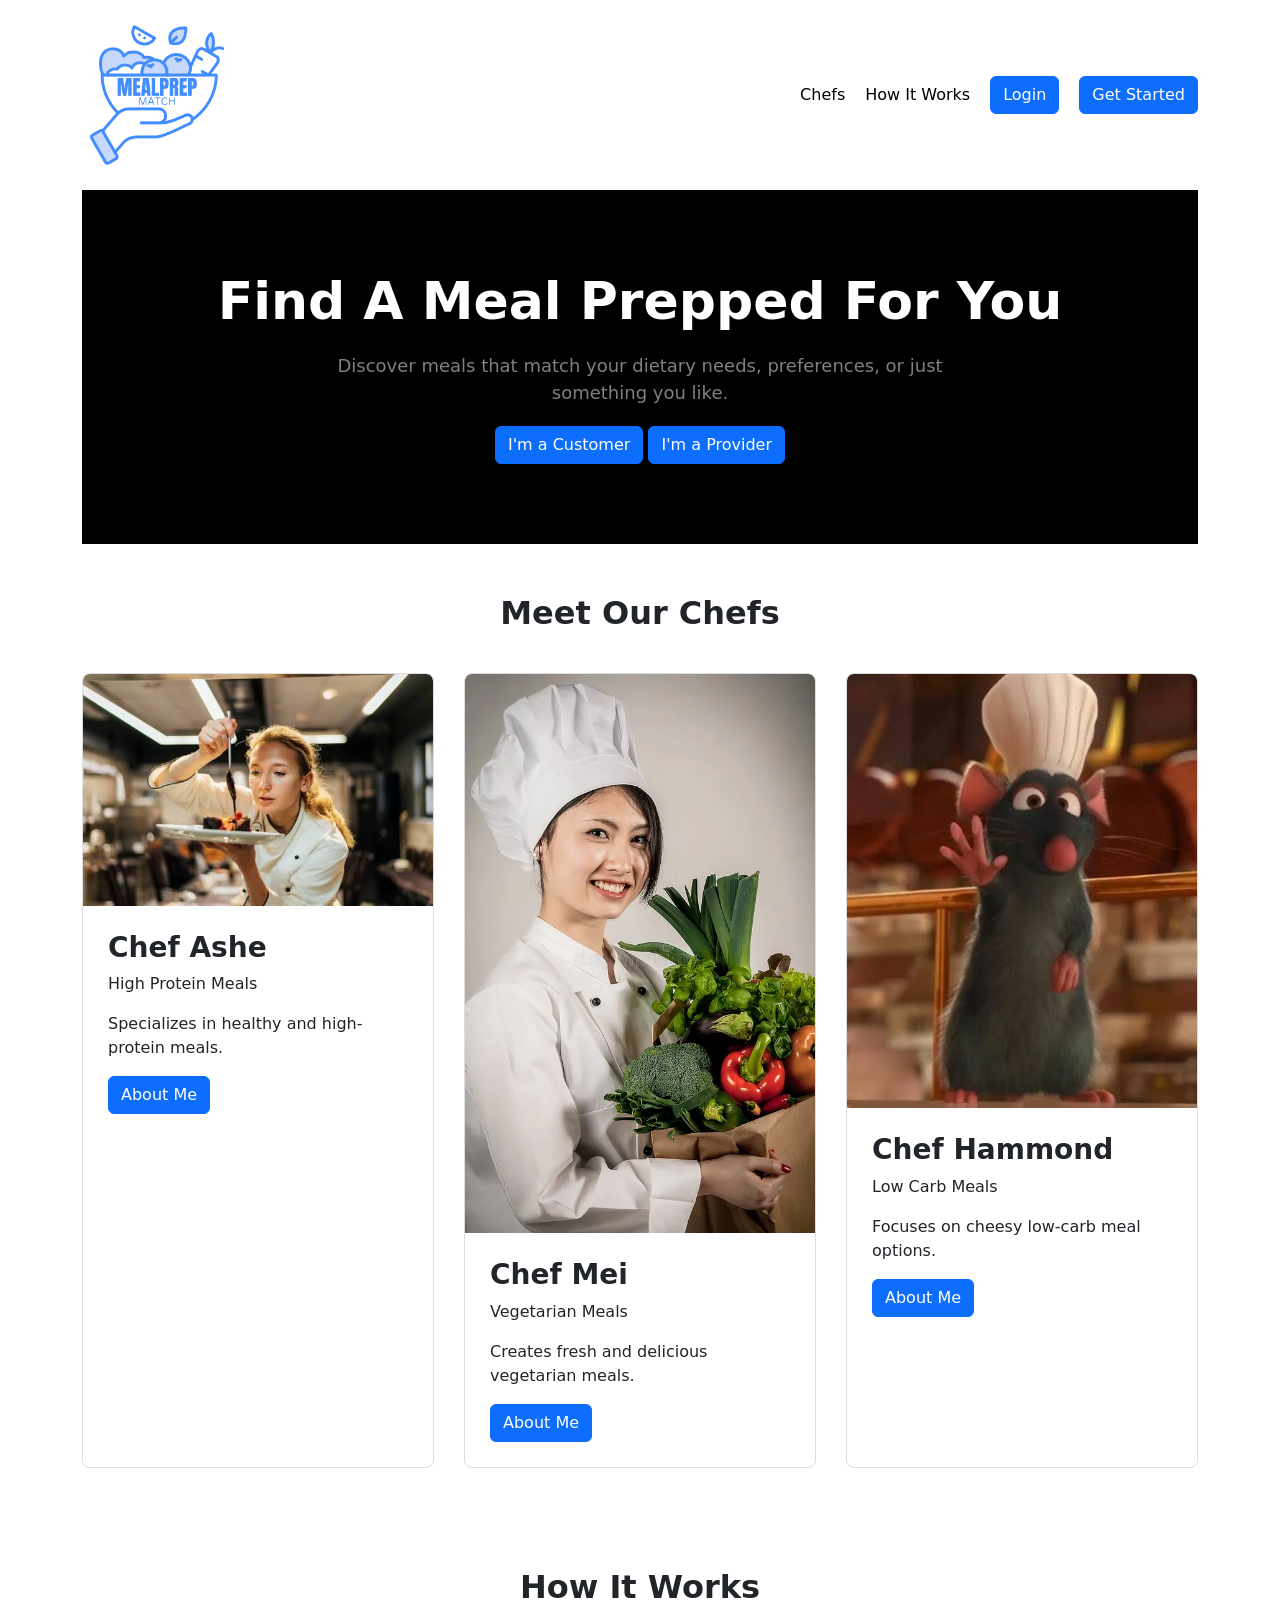
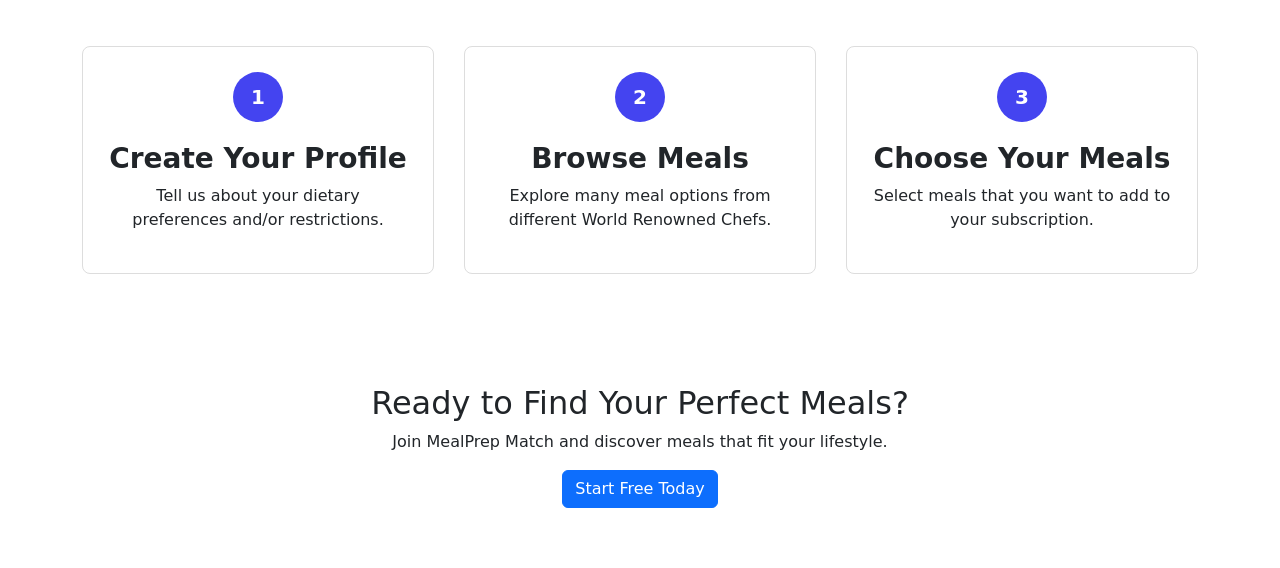
<file: high-fidelity-prototype/index.html>
<!DOCTYPE html>
<html lang="en">

<head>

    <meta charset="UTF-8">
    <meta name="viewport" content="width=device-width, initial-scale=1.0">

    <link href="https://cdn.jsdelivr.net/npm/bootstrap@5.0.2/dist/css/bootstrap.min.css" rel="stylesheet">

    <link rel="stylesheet" href="styles.css">

    <title>MealPrep Match</title>

</head>

<body>

    <div class="container">

        <nav>

            <div class="navbar">

                <a href="index.html" class="navbar-brand"><img src="MealPrepMatch.png" width="150" height="150"></a>

                <ul class="nav-links">

                    <li>
                        <a href="#chefs">
                            Chefs
                        </a>
                    </li>

                    <li>
                        <a href="#how-it-works">
                            How It Works
                        </a>
                    </li>

                    <li>
                        <a href="login.html" class="btn btn-primary">
                            Login
                        </a>
                    </li>

                    <li>
                        <a href="../high-fidelity-prototype/Customer/consumerregister.html" class="btn btn-primary">
                            Get Started
                        </a>
                    </li>

                </ul>

            </div>

        </nav>

        <section class="intro text-center">

            <h1>
                Find A Meal Prepped For You
            </h1>

            <p>
                Discover meals that match your dietary needs,
                preferences, or just something you like.
            </p>

            <a href="../high-fidelity-prototype/Customer/consumerregister.html" class="btn btn-primary">
                I'm a Customer
            </a>

            <a href="../high-fidelity-prototype/Provider/register.html" class="btn btn-primary">
                I'm a Provider
            </a>

        </section>

        <section class="section" id="chefs">

            <h2 class="text-center section-title">
                Meet Our Chefs
            </h2>

            <div class="grid grid-3">

                <div class="card">

                    <img src="chef1.jpg" class="card-img-top" alt="Chef ">

                    <div class="card-body">

                        <h3>
                            Chef Ashe
                        </h3>

                        <p>
                            High Protein Meals
                        </p>

                        <p>
                            Specializes in healthy and high-protein meals.
                        </p>

                        <a href="AboutMe.html" class="btn btn-primary">
                            About Me
                        </a>

                    </div>

                </div>

                <div class="card">
                    <img src="ChefV.webp" class="card-img-top" alt="Chef Sarah">

                    <div class="card-body">
                        <h3>
                            Chef Mei
                        </h3>
                        <p>
                            Vegetarian Meals
                        </p>
                        <p>
                            Creates fresh and delicious vegetarian meals.
                        </p>
                        <a href="AboutMe.html" class="btn btn-primary">
                            About Me
                        </a>
                    </div>

                </div>

                <div class="card">
                    <img src="remy.jpg" class="card-img-top" alt="Chef Mike">

                    <div class="card-body">
                        <h3>
                            Chef Hammond
                        </h3>
                        <p>
                            Low Carb Meals
                        </p>
                        <p>
                            Focuses on cheesy low-carb meal options.
                        </p>
                        <a href="AboutMe.html" class="btn btn-primary">
                            About Me
                        </a>
                    </div>

                </div>

            </div>

        </section>

        <section class="section" id="how-it-works">
            <h2 class="text-center section-title">
                How It Works
            </h2>

            <div class="grid grid-3">

                <div class="card">

                    <div class="card-body text-center">

                        <div class="step-number">
                            1
                        </div>
                        <h3>
                            Create Your Profile
                        </h3>
                        <p>
                            Tell us about your dietary preferences
                            and/or restrictions.
                        </p>
                    </div>

                </div>

                <div class="card">

                    <div class="card-body text-center">

                        <div class="step-number">
                            2
                        </div>
                        <h3>
                            Browse Meals
                        </h3>
                        <p>
                            Explore many meal options from different World Renowned Chefs.
                        </p>
                    </div>

                </div>

                <div class="card">

                    <div class="card-body text-center">

                        <div class="step-number">
                            3
                        </div>

                        <h3>
                            Choose Your Meals
                        </h3>
                        <p>
                            Select meals that you want to add to your subscription.
                        </p>
                    </div>

                </div>

            </div>

        </section>

        <section class="bottom-section text-center">

            <h2>
                Ready to Find Your Perfect Meals?
            </h2>

            <p>
                Join MealPrep Match and discover meals
                that fit your lifestyle.
            </p>

            <a href="../high-fidelity-prototype/Customer/consumerregister.html" class="btn btn-primary">
                Start Free Today
            </a>

        </section>

    </div>

</body>

</html>
</file>
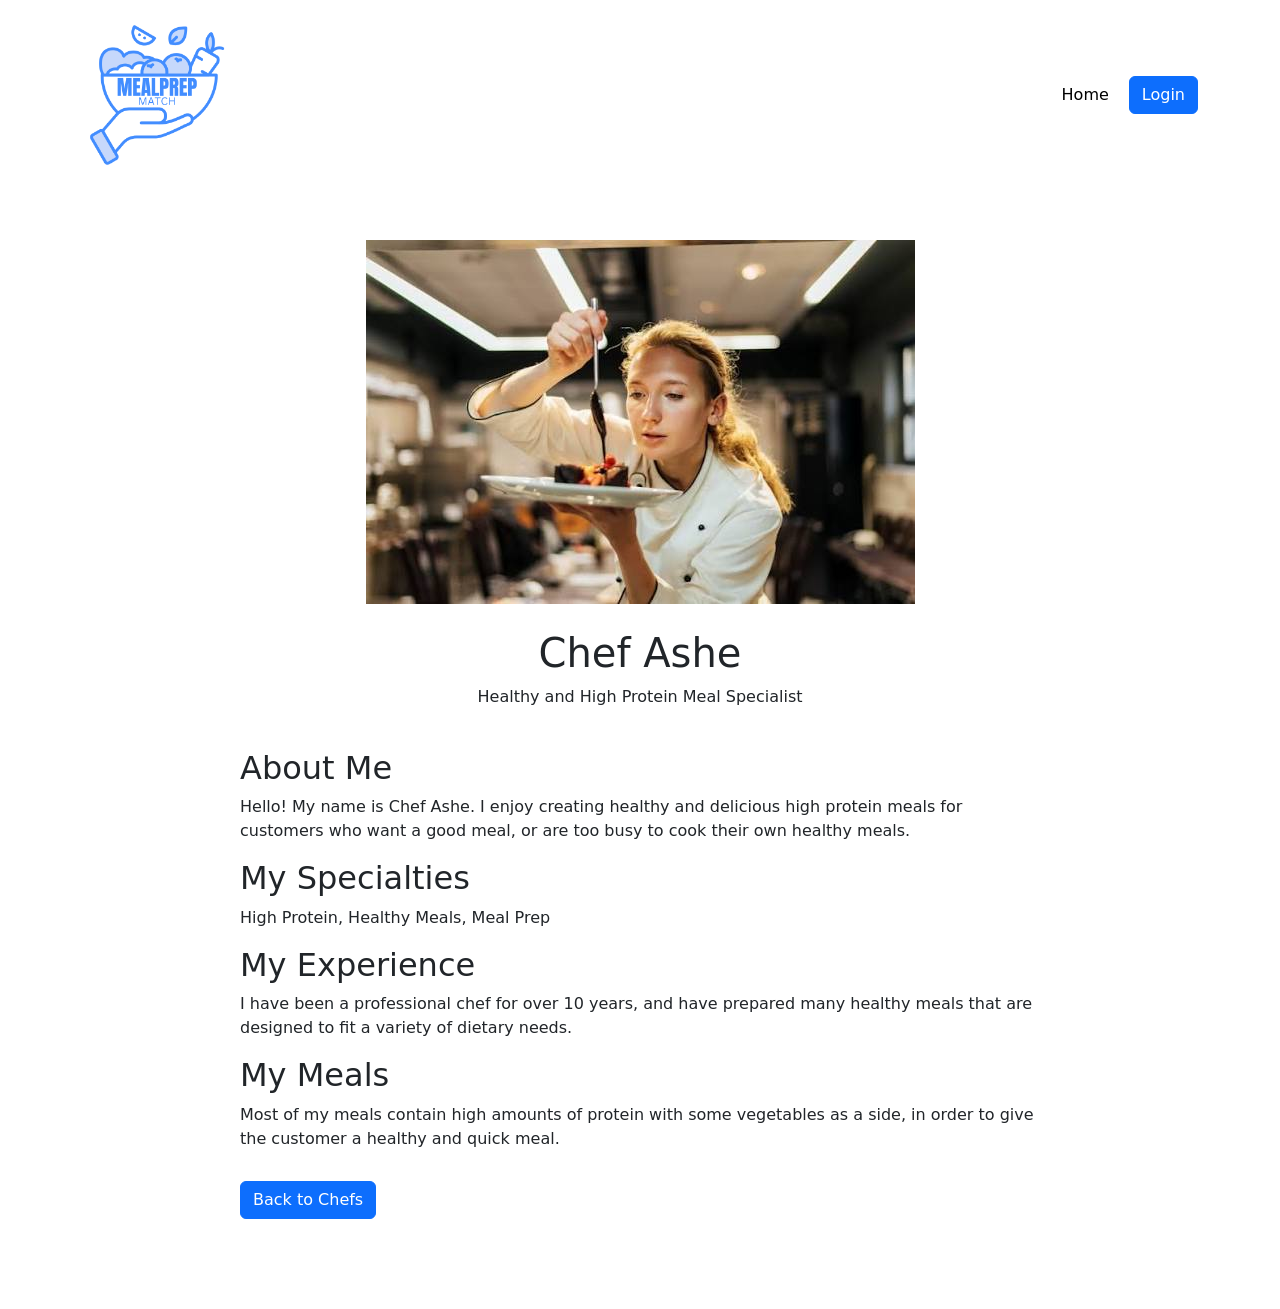
<file: high-fidelity-prototype/AboutMe.html>
<!DOCTYPE html>
<html lang="en">

<head>

    <meta charset="UTF-8">
    <meta name="viewport" content="width=device-width, initial-scale=1.0">

    <link href="https://cdn.jsdelivr.net/npm/bootstrap@5.0.2/dist/css/bootstrap.min.css" rel="stylesheet">

    <link rel="stylesheet" href="styles.css">

    <title>About Chef Ashe - MealPrep Match</title>

</head>

<body>

    <div class="container">

        <nav>

            <div class="navbar">
                <a href="index.html" class="navbar-brand"><img src="MealPrepMatch.png" width="150" height="150"></a>
                <ul class="nav-links">
                    <li>
                        <a href="index.html">
                            Home
                        </a>
                    </li>
                    <li>
                        <a href="login.html" class="btn btn-primary">
                            Login
                        </a>
                    </li>
                </ul>
            </div>

        </nav>

        <section class="section">

            <div class="text-center">
                <img src="chef1.jpg" alt="Chef Ashe">
                <h1 style=" margin-top: 25px;">
                    Chef Ashe
                </h1>
                <p>
                    Healthy and High Protein Meal Specialist
                </p>
            </div>

            <div style="max-width: 800px; margin: 40px auto;">
                <h2>
                    About Me
                </h2>
                <p>
                    Hello! My name is Chef Ashe. I enjoy creating
                    healthy and delicious high protein meals for customers
                    who want a good meal, or are too busy to cook their own healthy meals.
                </p>
                <h2>
                    My Specialties
                </h2>
                <p>
                    High Protein, Healthy Meals, Meal Prep
                </p>
                <h2>
                    My Experience
                </h2>
                <p>
                    I have been a professional chef for over 10 years,
                    and have prepared many healthy meals that are designed to
                    fit a variety of dietary needs.
                </p>
                <h2>
                    My Meals
                </h2>
                <p>
                    Most of my meals contain high amounts of protein
                    with some vegetables as a side, in order to give the
                    customer a healthy and quick meal.
                </p>
                <div style="margin-top: 30px;">
                    <a href="index.html" class="btn btn-primary">
                        Back to Chefs
                    </a>
                </div>

            </div>

        </section>

    </div>

</body>

</html>
</file>
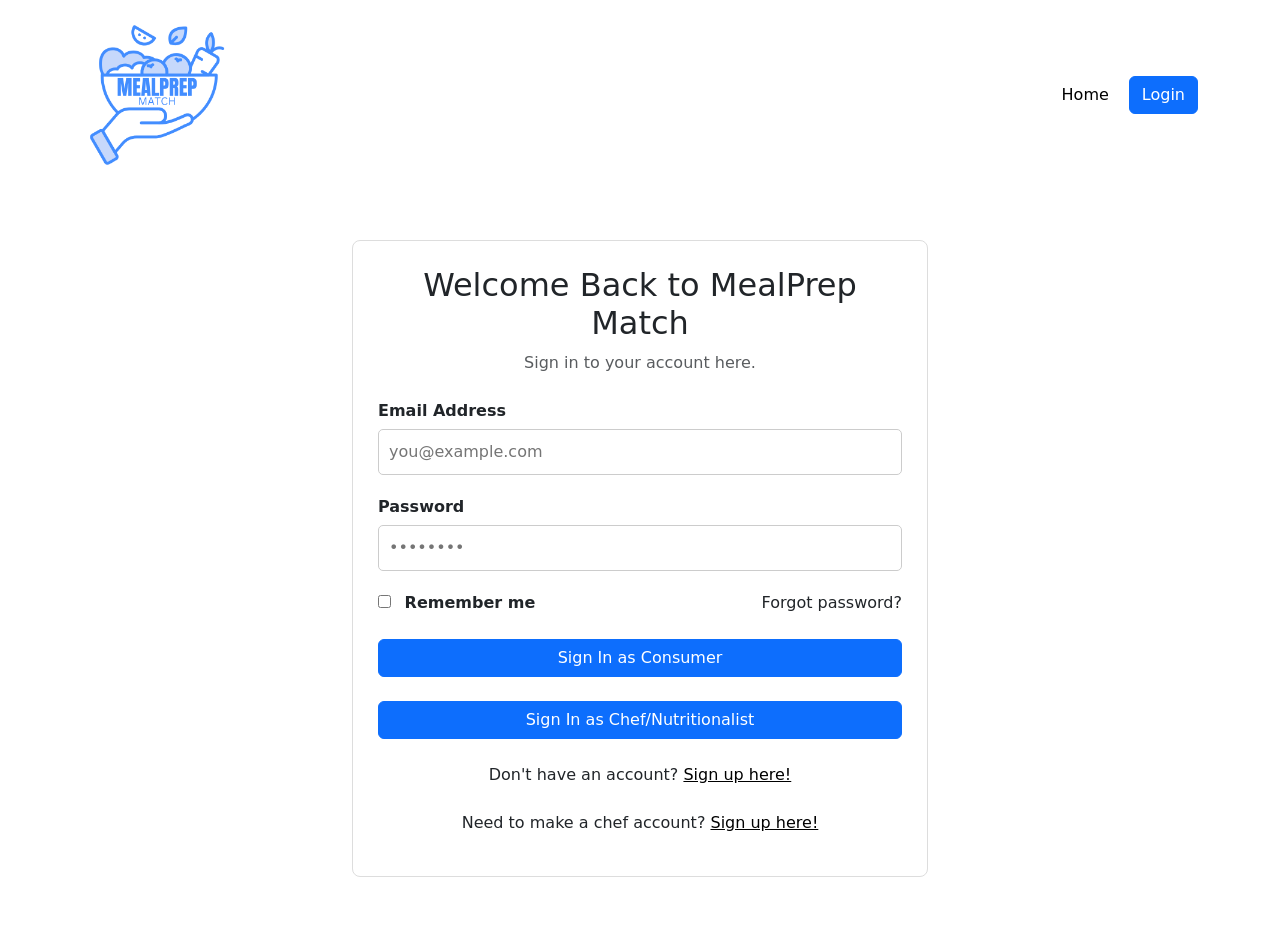
<file: high-fidelity-prototype/login.html>
<!DOCTYPE html>
<html lang="en">
<head>
    <meta charset="UTF-8">
    <meta name="viewport" content="width=device-width, initial-scale=1.0">
    <link href="https://cdn.jsdelivr.net/npm/bootstrap@5.0.2/dist/css/bootstrap.min.css" rel="stylesheet"
    integrity="sha384-EVSTQN3/azprG1Anm3QDgpJLIm9Nao0Yz1ztcQTwFspd3yD65VohhpuuCOmLASjC" crossorigin="anonymous">

    <link rel="stylesheet" href="styles.css">
        <title>MealPrep Match - Find your next mealplan!</title>
    <style>



    </style>

</head>
<body>
    <div class="container">
        <nav>
            <div class="navbar">
                <a href="index.html" class="navbar-brand"><img src="MealPrepMatch.png" width="150" height="150"></a>
                <ul class="nav-links">
                    <li>
                        <a href="index.html">
                            Home
                        </a>
                    </li>
                    <li>
                        <a href="login.html" class="btn btn-primary">
                            Login
                        </a>
                    </li>
                </ul>
            </div>
        </nav>

     <section class="section">
      <div class="container" style="max-width: 600px;">
        <div class="card">
          <div class="card-body">
            <h2 class="text-center" >Welcome Back to MealPrep Match</h2>
            <p class="text-center text-muted mb-4">Sign in to your account here.</p>

            <form>
              <div class="form-group">
                <label for="email">Email Address</label>
                <input type="email" id="email" placeholder="you@example.com" required>
            </div>

            <div class="form-group">
                <label for="password">Password</label>
                <input type="password" id="password" placeholder="••••••••" required>
            </div>

            <div class="form-group" style="display: flex; justify-content: space-between; align-items: center;">
                <label style="margin: 0;">
                  <input type="checkbox" style="width: auto; margin-right: 0.5rem;">
                  Remember me
                </label>
                <a href="#" style="color: var(--primary-color); text-decoration: none;">Forgot password?</a>
            </div>

                <a href="../high-fidelity-prototype/Customer/consumerdashboard.html" class="btn btn-primary btn-large" style="width: 100%; margin-top: 1.5rem; display: block; text-align: center;">
                    Sign In as Consumer
                </a>

              <a href="../high-fidelity-prototype/Provider/dashboard.html" class="btn btn-primary btn-large" style="width: 100%; margin-top: 1.5rem; display: block; text-align: center;">
                    Sign In as Chef/Nutritionalist
                </a>
            </form>

            <p class="text-center mt-4">
              Don't have an account? <a href="../high-fidelity-prototype/Customer/consumerregister.html"
                style="color: black; font-weight: 500;">Sign up here!</a>
            </p>

            <p class="text-center mt-4">
              Need to make a chef account? <a href="../high-fidelity-prototype/Provider/register.html"
                style="color: black; font-weight: 500;">Sign up here!</a>
            </p>
          </div>
        </div>
      </div>
    </section>


</body>
</html>
</file>
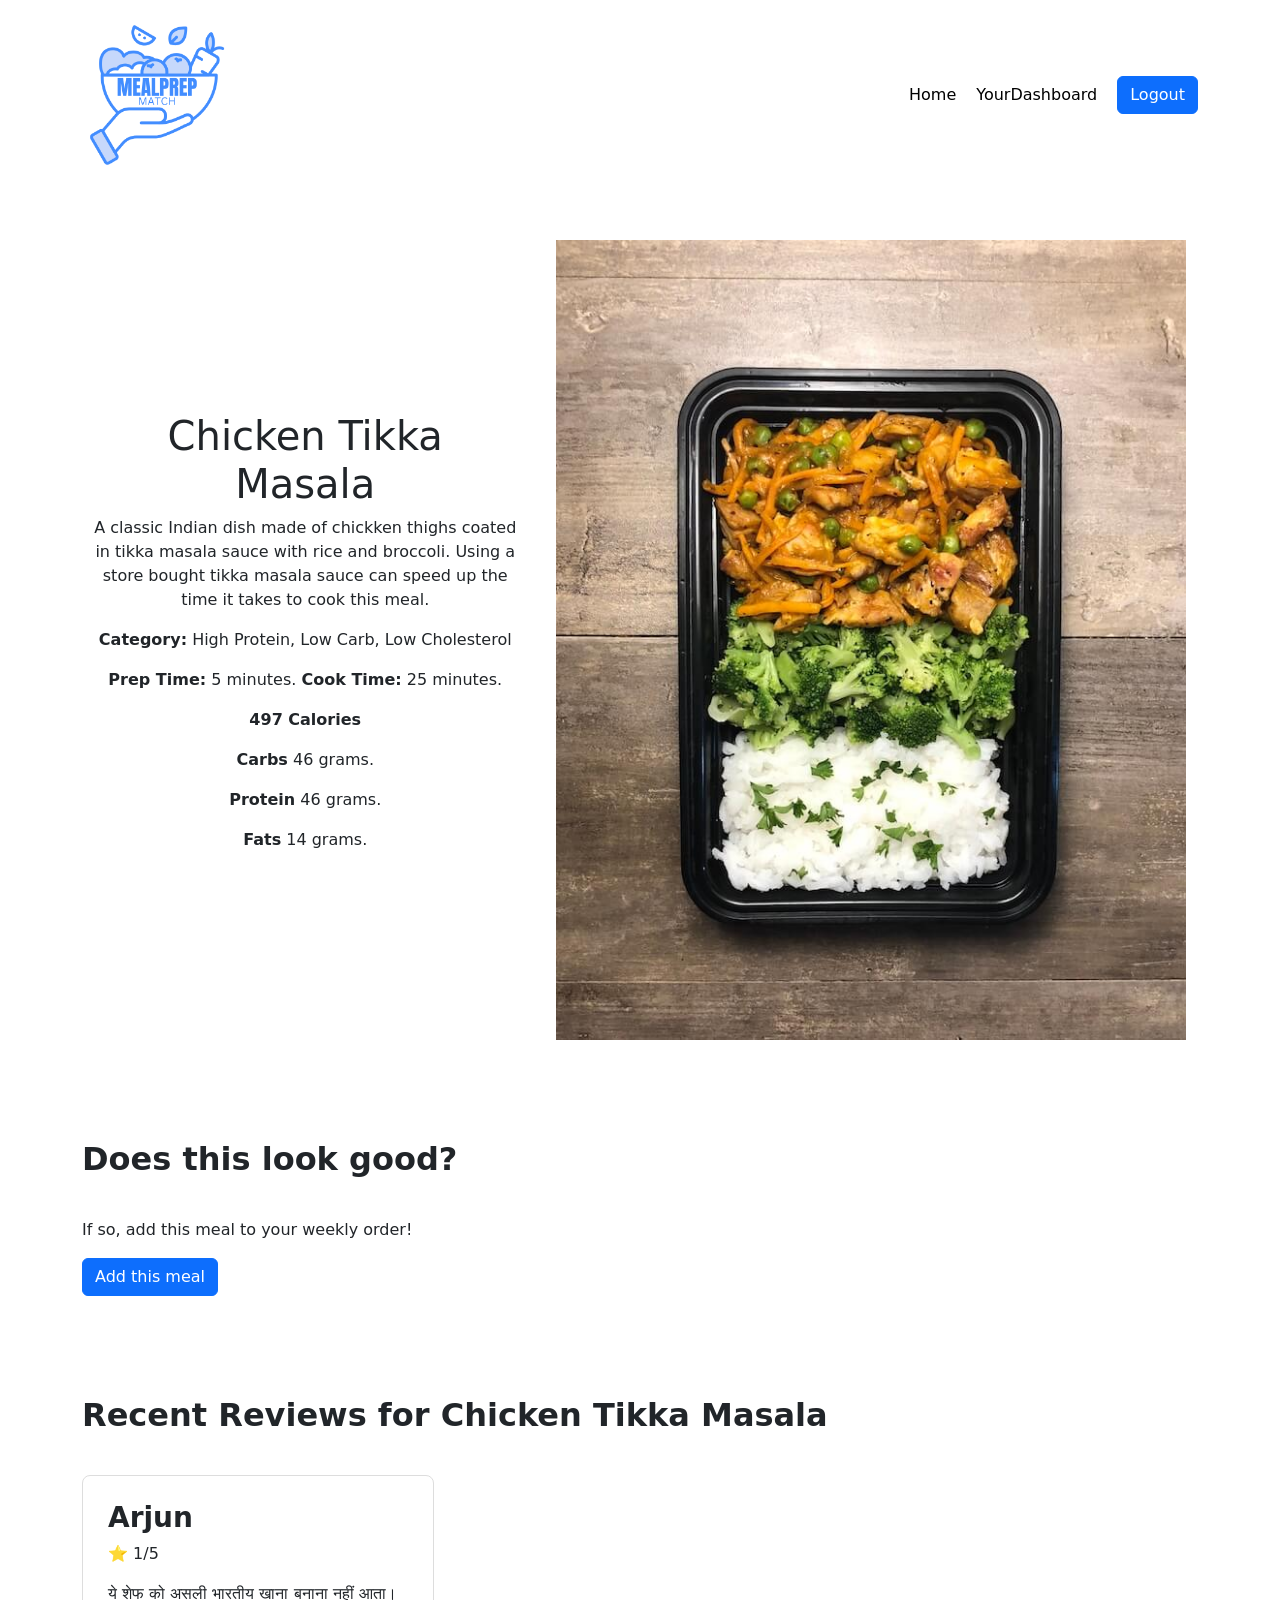
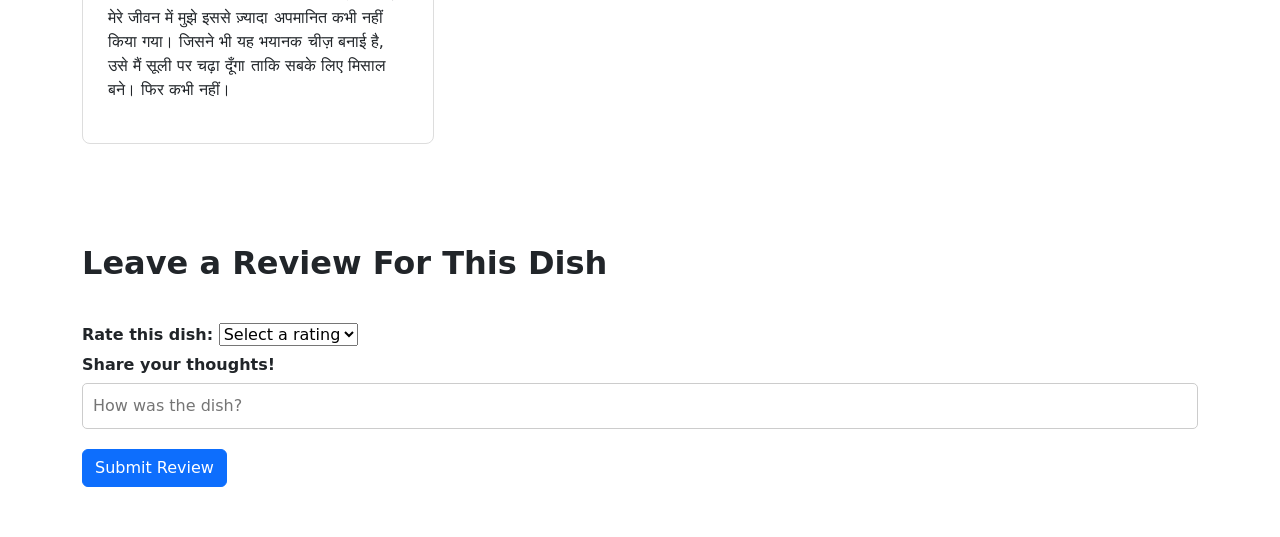
<file: high-fidelity-prototype/mealdetails.html>
<!DOCTYPE html>
<html lang="en">
<head>
    <meta charset="UTF-8">
    <meta name="viewport" content="width=device-width, initial-scale=1.0">
    <title>Details About Selected Meal</title>
    <link href="https://cdn.jsdelivr.net/npm/bootstrap@5.0.2/dist/css/bootstrap.min.css" rel="stylesheet">

    <link rel="stylesheet" href="styles.css">

    <style>
        .meal-details {
    display: flex;
    align-items: center;
    gap: 40px;
    }

    .meal-text {
        flex: 1;    
        display: flex;
        flex-direction: column;
        justify-content: center;
        align-items: center;   
        text-align: center;
    }

    .meal-image {
        width: 350px;  
        flex-shrink: 0;         
        border-radius: 8px;
        object-fit: cover;
    }

    </style>
</head>
<body>
    <div class="container">
        <nav>
            <div class="navbar">
                <a href="index.html" class="navbar-brand"><img src="MealPrepMatch.png" width="150" height="150"></a>
                <ul class="nav-links">
                    <li><a href="index.html">Home</a></li>
                    <li><a href="../high-fidelity-prototype/Customer/consumerdashboard.html">YourDashboard</a></li>
                    <li>
                        <a href="login.html" class="btn btn-primary">
                            Logout
                        </a>
                    </li>
                </ul>
            </div>
        </nav>
    </div>

    <div class="container">

    <section class="section text-center">
        <div class="container">
            <div class="meal-details">
                <div class="meal-text">
                <h1>Chicken Tikka Masala</h1>
                <p>
                    A classic Indian dish made of chickken thighs coated in tikka masala sauce with rice and broccoli.
                    Using a store bought tikka masala sauce can speed up the time it takes to cook this meal.
                </p>
                <p><strong>Category:</strong> High Protein, Low Carb, Low Cholesterol
                </p>
                <p><strong>Prep Time:</strong> 5 minutes. <strong>Cook Time:</strong> 25 minutes.</p>
                <p><strong>497 Calories</strong></p>
                <p><strong>Carbs</strong> 46 grams.</p>
                <p><strong>Protein</strong> 46 grams.</p>
                <p><strong>Fats</strong> 14 grams.</p>
            </div>
            <img src="Chicken.jpg" height="800" alt="Chicken Tikka Masala">

            </div>
        </div>
    </section>

    <section class="section">
            <h2 class="section-title">Does this look good?</h2>
            <p>
                If so, add this meal to your weekly order!
            </p>
            <a href="../high-fidelity-prototype/Customer/consumerdashboard.html" class="btn btn-primary">
                Add this meal
            </a>
        </section>
    
    <section class="section">
            <h2 class="section-title">Recent Reviews for Chicken Tikka Masala</h2>
            <div class="grid grid-3">
                <div class="card">
                    <div class="card-body">
                        <h3>Arjun</h3>
                        <p>⭐        1/5</p>
                        <p>
                            ये शेफ को असली भारतीय खाना बनाना नहीं आता। मेरे जीवन में मुझे इससे ज़्यादा अपमानित कभी नहीं किया गया। जिसने भी यह भयानक चीज़ बनाई है, 
                            उसे मैं सूली पर चढ़ा दूँगा ताकि सबके लिए मिसाल बने। फिर कभी नहीं।
                        </p>
                    </div>
                </div>
            </div>
        </section>

        <section class="section">
            <h2 class="section-title">Leave a Review For This Dish</h2>
                <div class="form-group">
                    <label for="starRating">
                        Rate this dish:
                        <select id="starRating" required>
                            <option value="">Select a rating</option>
                            <option value="1">1 Star</option>
                            <option value="2">2 Stars</option>
                            <option value="3">3 Stars</option>
                            <option value="4">4 Stars</option>
                            <option value="5">5 Stars</option>
                        </select>
                    </label>
                    <label for="chickenReview">
                        Share your thoughts!
                    </label>
                    <input type="text" id="chickenReview" placeholder="How was the dish?" required>
                </div>
                <button class="btn btn-primary">
                    Submit Review
                </button>
            </section>
        </div>
    </div>
</body>
</html>
</file>
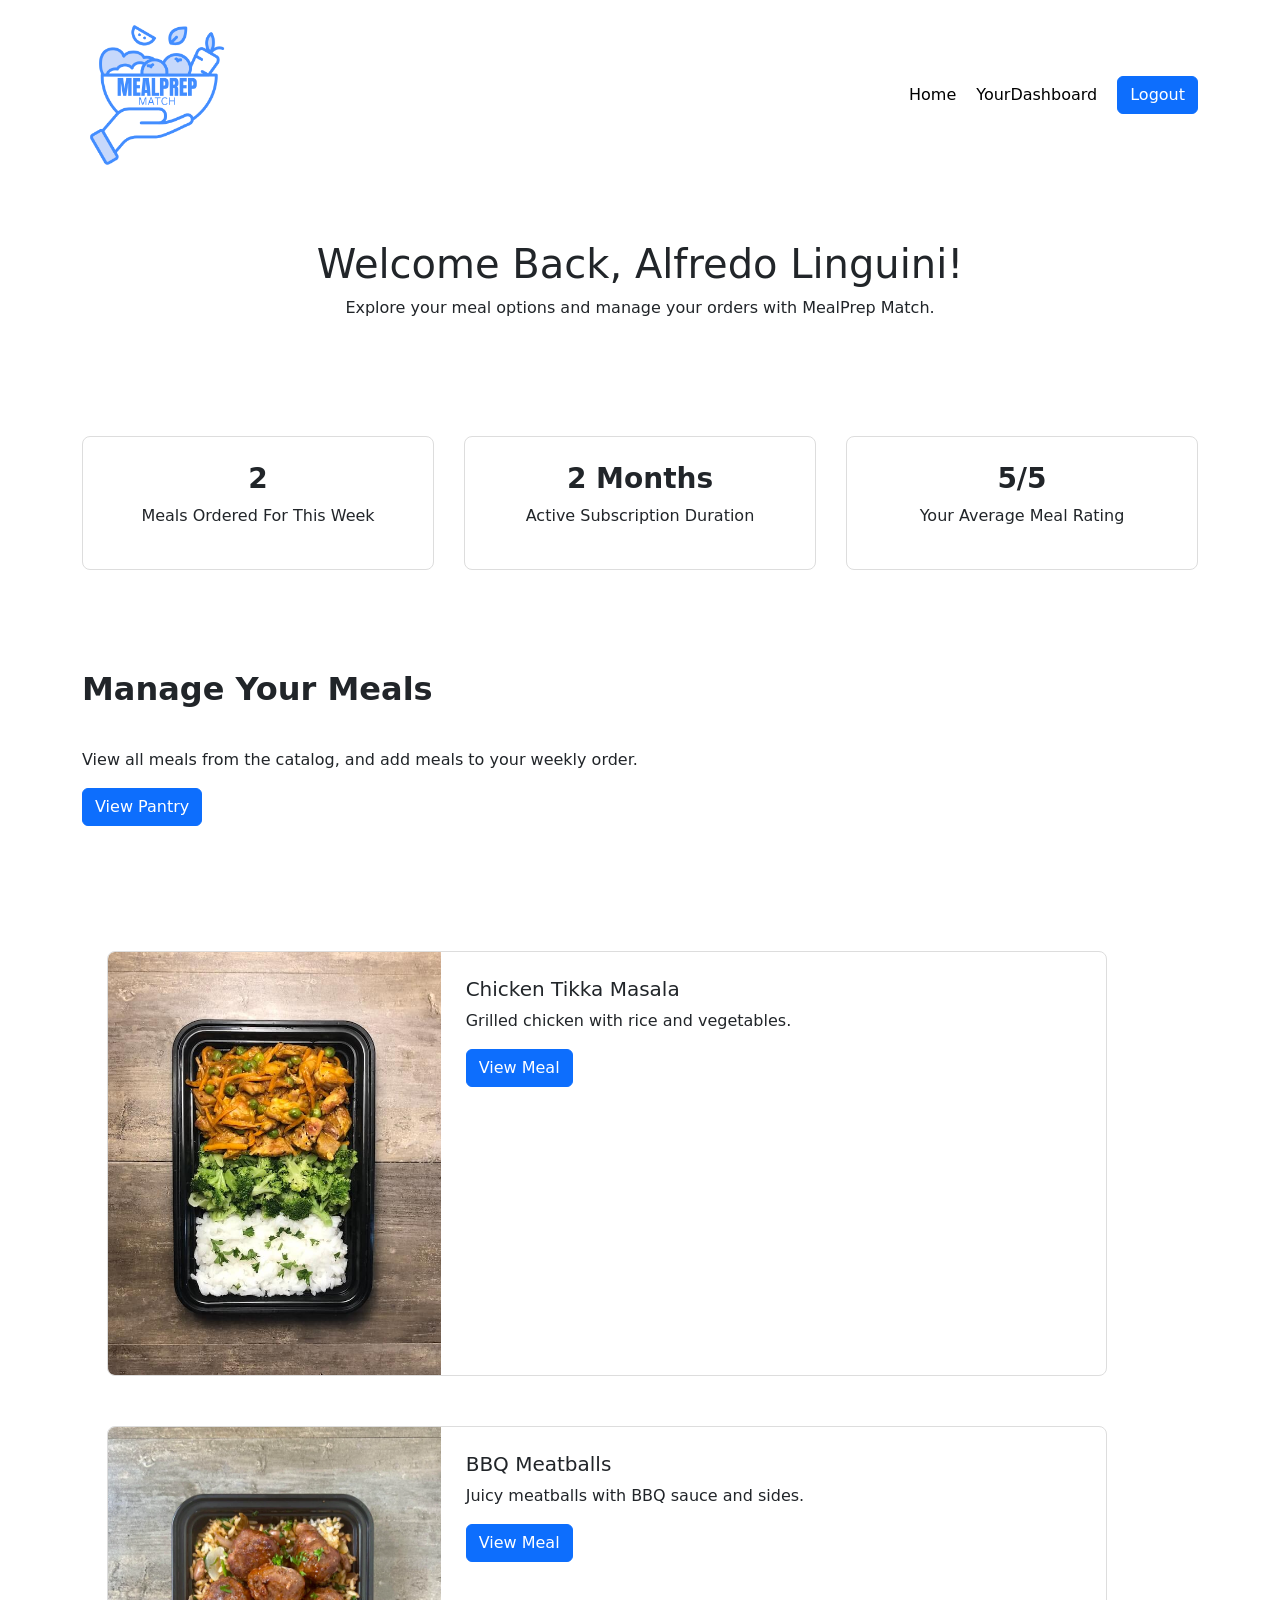
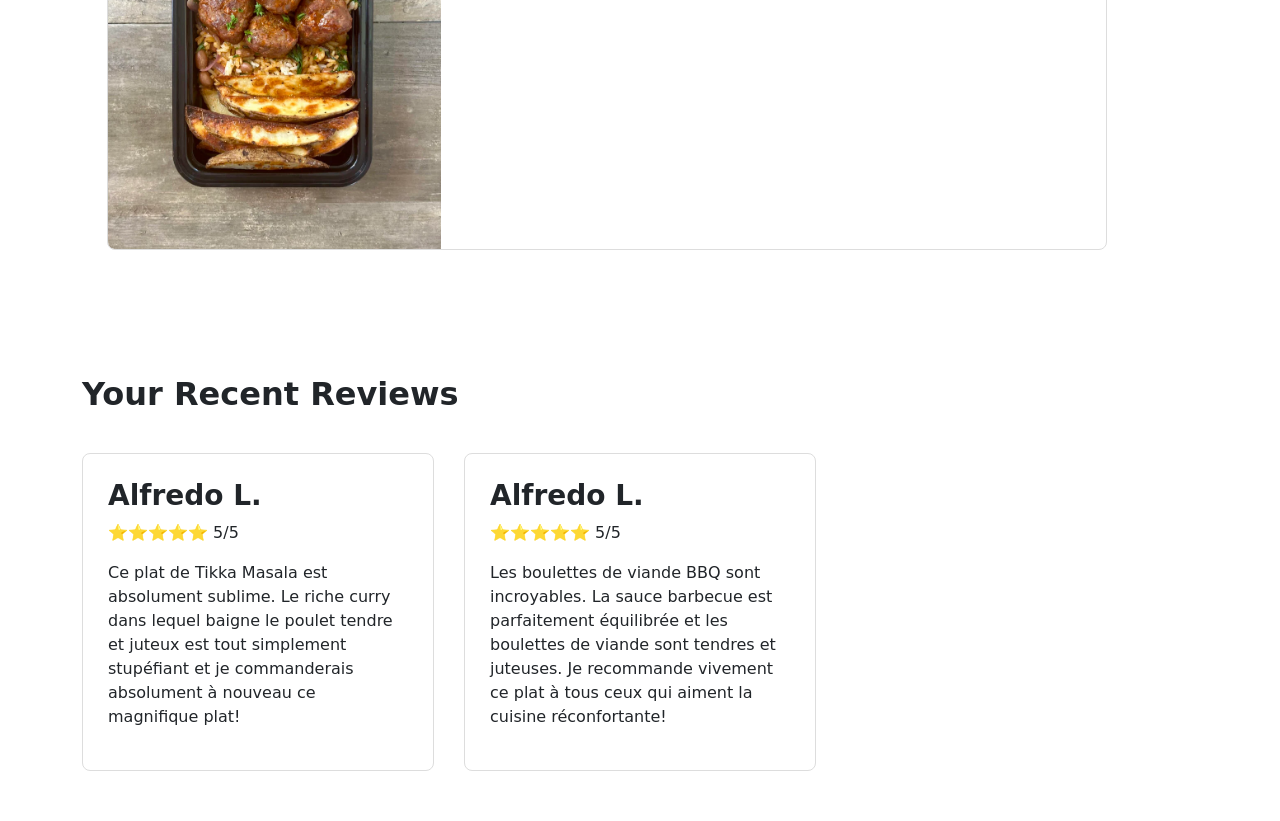
<file: high-fidelity-prototype/Customer/consumerdashboard.html>
<!DOCTYPE html>
<html lang="en">
<head>
    <meta charset="UTF-8">
    <meta name="viewport" content="width=device-width, initial-scale=1.0">
    <title>Your Consumer Dashboard</title>

    <link href="https://cdn.jsdelivr.net/npm/bootstrap@5.0.2/dist/css/bootstrap.min.css" rel="stylesheet">
    <link rel="stylesheet" href="../styles.css">

</head>
<body>
    <div class="container">

        <nav>
            <div class="navbar">
                <a href="../index.html" class="navbar-brand"><img src="MealPrepMatch.png" width="150" height="150"></a>
                <ul class="nav-links">
                    <li><a href="../index.html">Home</a></li>
                    <li><a href="consumerdashboard.html">YourDashboard</a></li>
                    <li>
                        <a href="../login.html" class="btn btn-primary">
                            Logout
                        </a>
                    </li>
                </ul>
            </div>
        </nav>

        <section class="section text-center">
            <h1>Welcome Back, Alfredo Linguini!</h1>
            <p>
                Explore your meal options and manage your orders with MealPrep Match.
            </p>
        </section>

        <section class="section">
            <div class="grid grid-3">
                <div class="card">
                    <div class="card-body text-center">
                        <h3>2</h3>
                        <p>Meals Ordered For This Week</p>
                    </div>
                </div>

                <div class="card">
                    <div class="card-body text-center">
                        <h3>2 Months</h3>
                        <p>Active Subscription Duration</p>
                    </div>
                </div>

                <div class="card">
                    <div class="card-body text-center">
                        <h3>5/5</h3>
                        <p>Your Average Meal Rating</p>
                    </div>
                </div>
            </div>
        </section>

        <section class="section">
            <h2 class="section-title">Manage Your Meals</h2>
            <p>
                View all meals from the catalog, and add meals to your weekly order.
            </p>
            <a href="../pantry.html" class="btn btn-primary">
                View Pantry
            </a>
        </section>

        <section class="section">
            <div class="card-body">
                <div class="card" style="max-width: 1000px;">
                    <div class="row g-0">
                        <div class="col-4">
                            <img src="../Chicken.jpg" class="img-fluid rounded-start h-100" style="object-fit: cover;" alt="Chicken Tikka Masala">
                        </div>
                        <div class="col-8">
                            <div class="card-body">
                                <h5 class="card-title">Chicken Tikka Masala</h5>
                                <p class="card-text">Grilled chicken with rice and vegetables.</p>
                                <a href="../mealdetails.html" class="btn btn-primary">
                                    View Meal
                                </a>
                            </div>
                        </div>
                    </div>
                </div>
            </div>

            <div class="card-body">
                <div class="card" style="max-width: 1000px;">
                    <div class="row g-0">
                        <div class="col-4">
                            <img src="../BBQ.webp" class="img-fluid rounded-start h-100" style="object-fit: cover;" alt="BBQ Meatballs">
                        </div>
                        <div class="col-8">
                            <div class="card-body">
                                <h5 class="card-title">BBQ Meatballs</h5>
                                <p class="card-text">Juicy meatballs with BBQ sauce and sides.</p>
                                <a href="../mealdetails.html" class="btn btn-primary">
                                    View Meal
                                </a>
                            </div>
                        </div>
                    </div>
                </div>
            </div>
        </section>

        <section class="section">
            <h2 class="section-title">Your Recent Reviews</h2>
            <div class="grid grid-3">
                <div class="card">
                    <div class="card-body">
                        <h3>Alfredo L.</h3>
                        <p>⭐⭐⭐⭐⭐ 5/5</p>
                        <p>
                            Ce plat de Tikka Masala est absolument sublime. 
                            Le riche curry dans lequel baigne le poulet tendre et juteux est tout simplement 
                            stupéfiant et je commanderais absolument à nouveau ce magnifique plat!
                        </p>
                    </div>
                </div>

                <div class="card">
                    <div class="card-body">
                        <h3>Alfredo L.</h3>
                        <p>⭐⭐⭐⭐⭐ 5/5</p>
                        <p>
                            Les boulettes de viande BBQ sont incroyables. 
                            La sauce barbecue est parfaitement équilibrée et les boulettes de viande sont 
                            tendres et juteuses. Je recommande vivement ce plat à tous ceux qui aiment la cuisine réconfortante! 
                        </p>
                    </div>
                </div>
            </div>
        </section>
    </div>
</body>
</html>
</file>
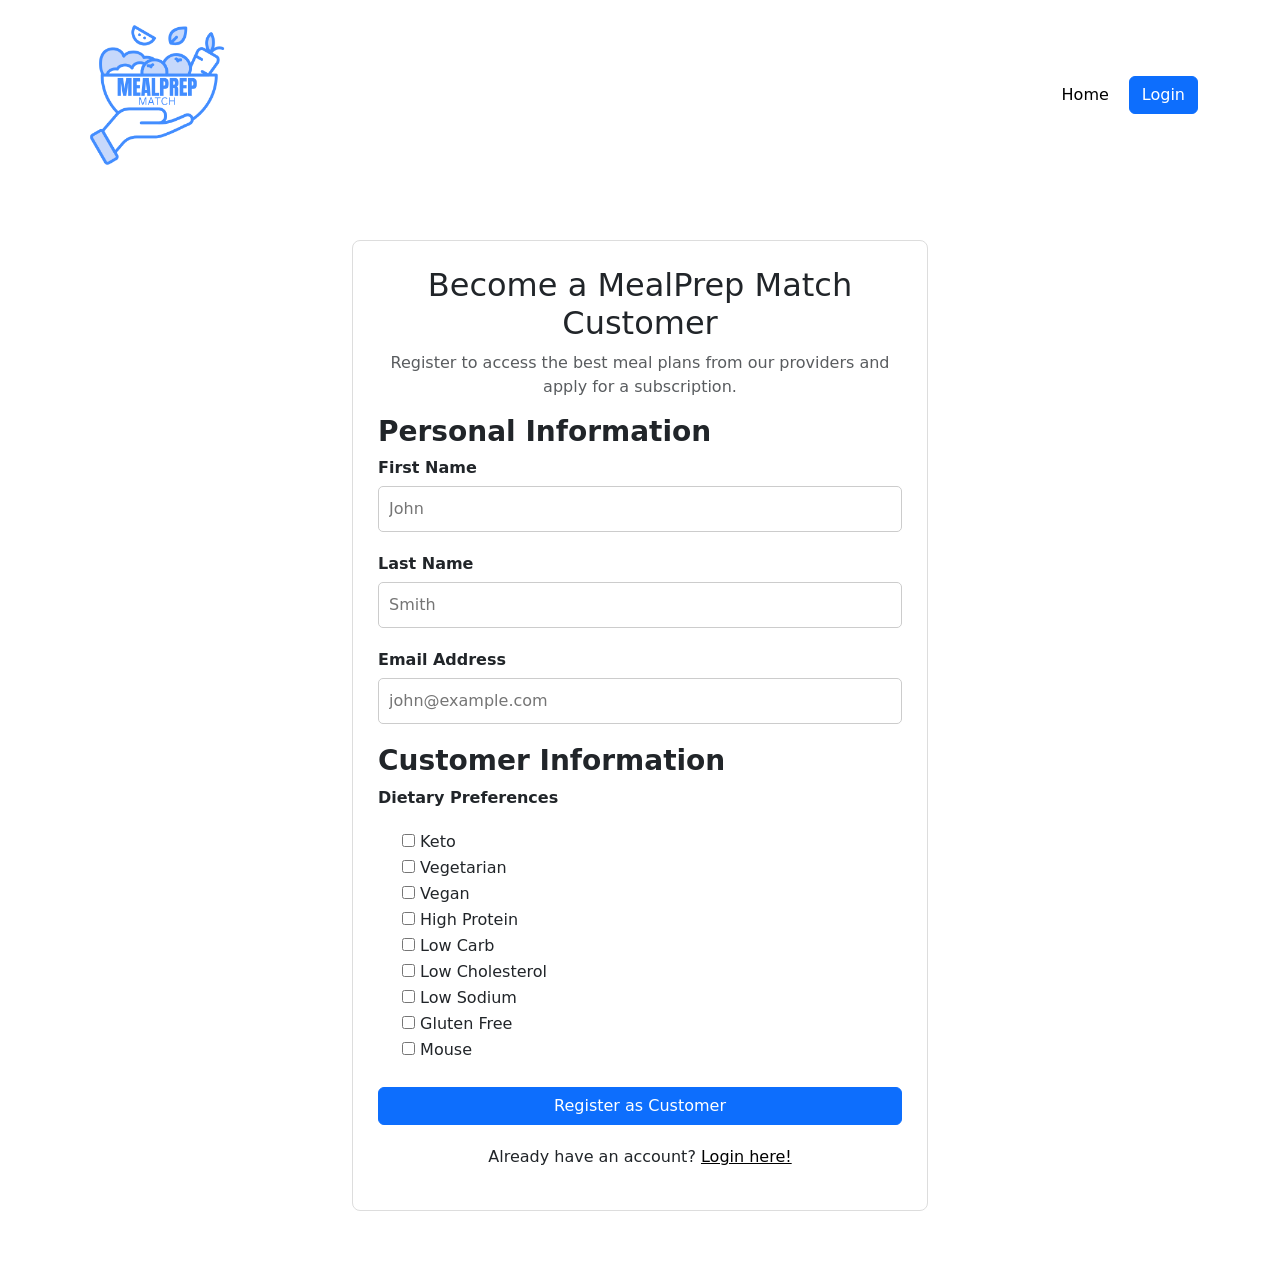
<file: high-fidelity-prototype/Customer/consumerregister.html>
<!DOCTYPE html>
<html lang="en">

<head>
    <meta charset="UTF-8">
    <meta name="viewport" content="width=device-width, initial-scale=1.0">
    <title>Register as a Customer</title>
    <link href="https://cdn.jsdelivr.net/npm/bootstrap@5.0.2/dist/css/bootstrap.min.css" rel="stylesheet"
        integrity="sha384-EVSTQN3/azprG1Anm3QDgpJLIm9Nao0Yz1ztcQTwFspd3yD65VohhpuuCOmLASjC" crossorigin="anonymous">

    <link rel="stylesheet" href="styles.css">
</head>

<body>
    <div class="container">
        <nav>
            <div class="navbar">
                <a href="../index.html" class="navbar-brand"><img src="MealPrepMatch.png" width="150" height="150"></a>
                <ul class="nav-links">
                    <li>
                        <a href="../index.html">
                            Home
                        </a>
                    </li>
                    <li>
                        <a href="../login.html" class="btn btn-primary">
                            Login
                        </a>
                    </li>
                </ul>
            </div>
        </nav>

        <section class="section">

            <div class="container" style="max-width: 600px;">

                <div class="card">

                    <div class="card-body">
                        <h2 class="text-center">
                            Become a MealPrep Match Customer
                        </h2>
                        <p class="text-center text-muted">
                            Register to access the best meal plans from our providers and apply for a subscription.
                        </p>
                        <h3>
                            Personal Information
                        </h3>

                        <div class="form-group">
                            <label for="firstName">
                                First Name
                            </label>
                            <input type="text" id="firstName" placeholder="John" required>
                        </div>

                        <div class="form-group">
                            <label for="lastName">
                                Last Name
                            </label>
                            <input type="text" id="lastName" placeholder="Smith" required>
                        </div>

                        <div class="form-group">
                            <label for="email">
                                Email Address
                            </label>
                            <input type="email" id="email" placeholder="john@example.com" required>
                        </div>
                        <h3>
                            Customer Information
                        </h3>

                        <div class="form-group">
                            <label for="specialties">
                                Dietary Preferences
                            </label>
                        </div>

                        <div class="form-check">
                            <label>
                                <input type="checkbox">
                                Keto
                            </label>
                        </div>

                        <div class="form-check">
                            <label>
                                <input type="checkbox">
                                Vegetarian
                            </label>
                        </div>

                        <div class="form-check">
                            <label>
                                <input type="checkbox">
                                Vegan
                            </label>
                        </div>

                        <div class="form-check">
                            <label>
                                <input type="checkbox">
                                High Protein
                            </label>
                        </div>

                        <div class="form-check">
                            <label>
                                <input type="checkbox">
                                Low Carb
                            </label>
                        </div>

                        <div class="form-check">
                            <label>
                                <input type="checkbox">
                                Low Cholesterol
                            </label>
                        </div>

                        <div class="form-check">
                            <label>
                                <input type="checkbox">
                                Low Sodium
                            </label>
                        </div>

                        <div class="form-check">
                            <label>
                                <input type="checkbox">
                                Gluten Free
                            </label>
                        </div>

                        <div class="form-check">
                            <label>
                                <input type="checkbox">
                                Mouse
                            </label>
                        </div>

                        <a href="consumerdashboard.html" class="btn btn-primary register-button">
                            Register as Customer
                        </a>

                        <p class="text-center login-text">
                            Already have an account?
                            <a href="../login.html" style="color: black; font-weight: 500;">Login here!</a>
                        </p>
                    </div>
                </div>
            </div>
        </section>
    </div>
</body>

</html>
</file>
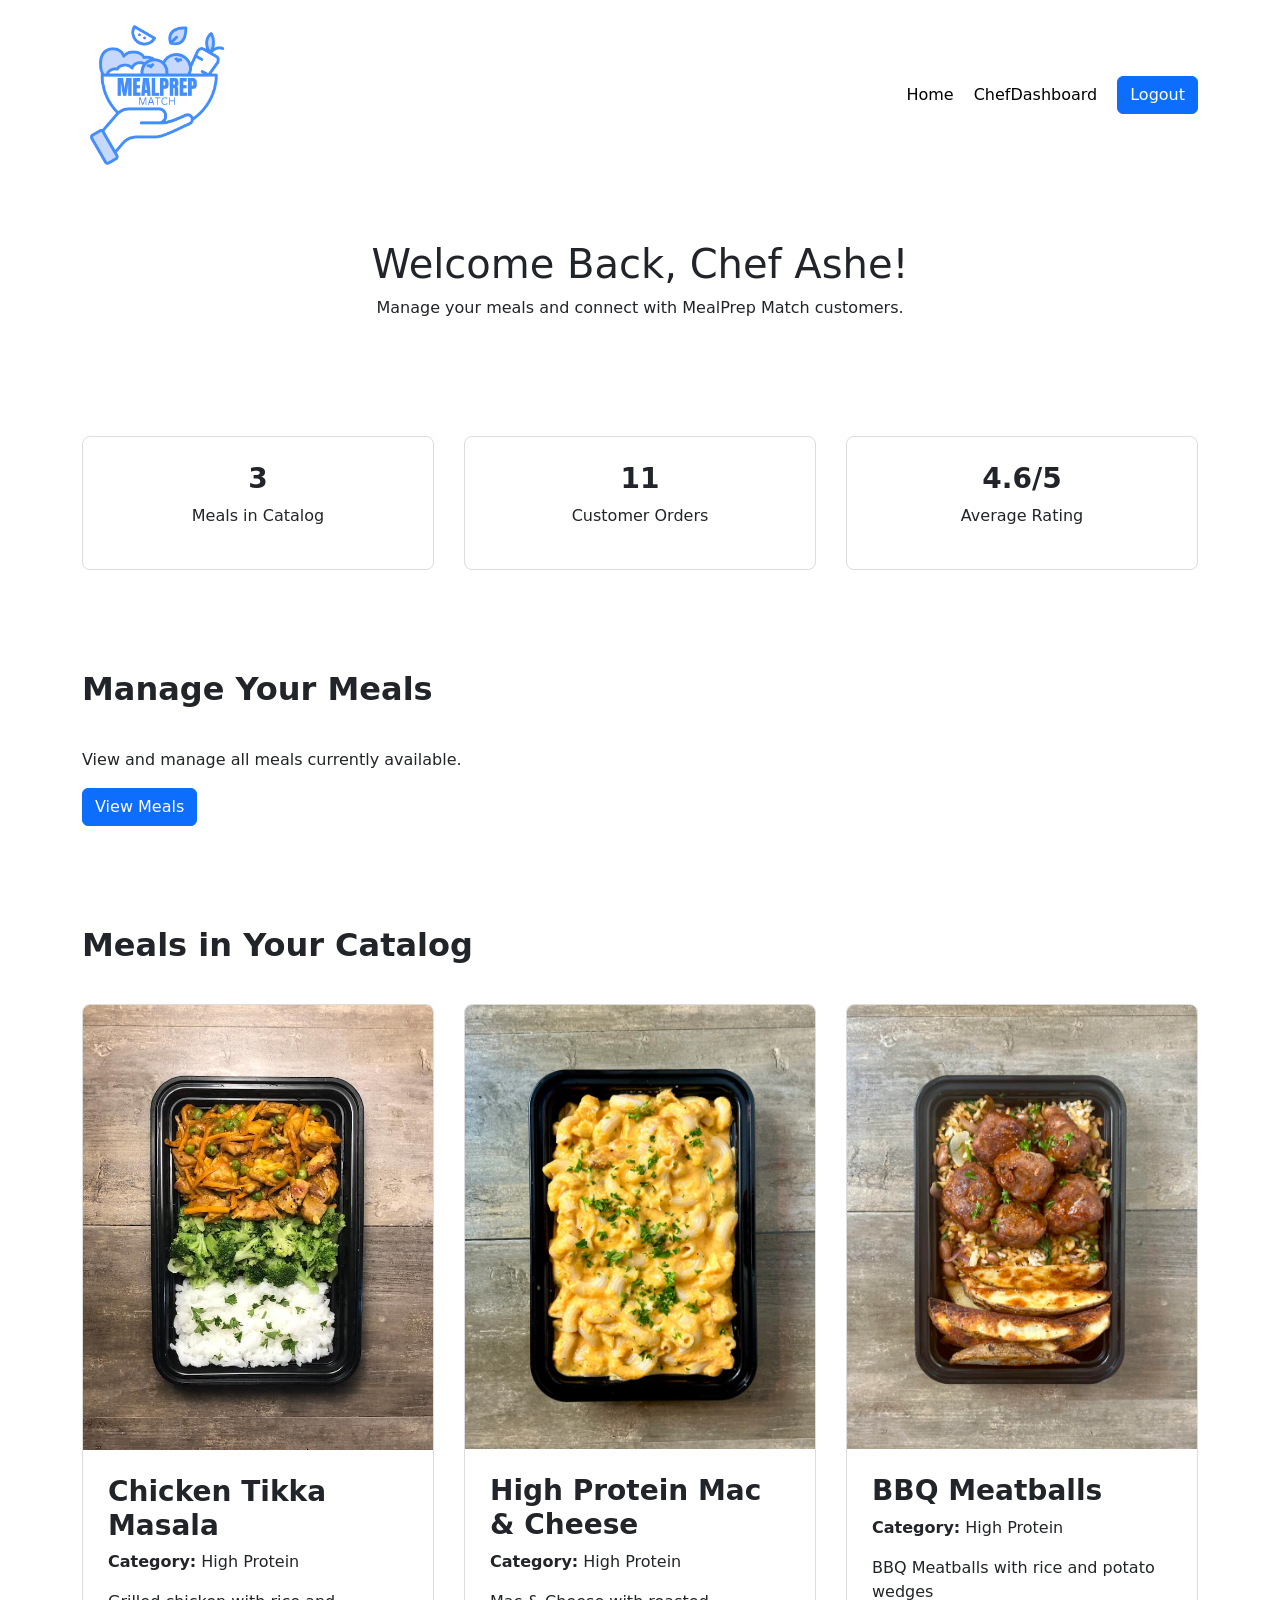
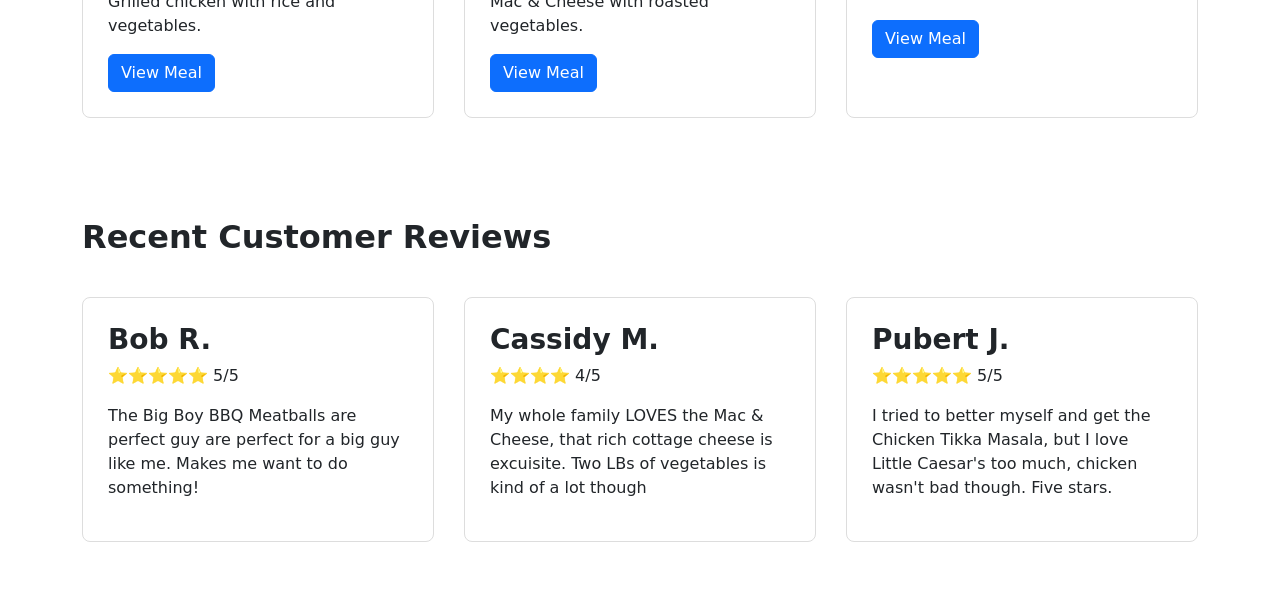
<file: high-fidelity-prototype/provider/dashboard.html>
<!DOCTYPE html>
<html lang="en">

<head>
    <meta charset="UTF-8">
    <meta name="viewport" content="width=device-width, initial-scale=1.0">

    <title>Provider Dashboard - MealPrep Match</title>

    <link href="https://cdn.jsdelivr.net/npm/bootstrap@5.0.2/dist/css/bootstrap.min.css" rel="stylesheet">
    <link rel="stylesheet" href="../styles.css">
</head>

<body>

    <div class="container">

        <nav>
            <div class="navbar">
                <a href="../index.html" class="navbar-brand"><img src="MealPrepMatch.png" width="150" height="150"></a>
                <ul class="nav-links">
                    <li><a href="../index.html">Home</a></li>
                    <li><a href="dashboard.html">ChefDashboard</a></li>
                    <li>
                        <a href="../login.html" class="btn btn-primary">
                            Logout
                        </a>
                    </li>
                </ul>
            </div>
        </nav>

        <section class="section text-center">
            <h1>Welcome Back, Chef Ashe!</h1>
            <p>
                Manage your meals and connect with MealPrep Match customers.
            </p>
        </section>

        <section class="section">
            <div class="grid grid-3">
                <div class="card">
                    <div class="card-body text-center">
                        <h3>3</h3>
                        <p>Meals in Catalog</p>
                    </div>
                </div>

                <div class="card">
                    <div class="card-body text-center">
                        <h3>11</h3>
                        <p>Customer Orders</p>
                    </div>
                </div>

                <div class="card">
                    <div class="card-body text-center">
                        <h3>4.6/5</h3>
                        <p>Average Rating</p>
                    </div>
                </div>
            </div>
        </section>

        <section class="section">
            <h2 class="section-title">Manage Your Meals</h2>
            <p>
                View and manage all meals currently available.
            </p>
            <a href="../pantry.html" class="btn btn-primary">
                View Meals
            </a>
        </section>

        <section class="section">
            <h2 class="section-title">Meals in Your Catalog</h2>
            <div class="grid grid-3">
                <div class="card">
                    <img src="../Chicken.jpg" class="card-img-top" alt="Chicken">
                    <div class="card-body">
                        <h3>Chicken Tikka Masala</h3>
                        <p><strong>Category:</strong> High Protein</p>
                        <p>
                            Grilled chicken with rice and vegetables.
                        </p>
                        <a href="../mealdetails.html" class="btn btn-primary">
                            View Meal
                        </a>
                    </div>
                </div>

                <div class="card">
                    <img src="../mac.webp" class="card-img-top" alt="Mac">
                    <div class="card-body">
                        <h3>High Protein Mac & Cheese</h3>
                        <p><strong>Category:</strong> High Protein</p>
                        <p>
                            Mac & Cheese with roasted vegetables.
                        </p>
                        <a href="../mealdetails.html" class="btn btn-primary">
                            View Meal
                        </a>
                    </div>
                </div>

                <div class="card">
                    <img src="../BBQ.webp" class="card-img-top" alt="Meatballs">
                    <div class="card-body">
                        <h3>BBQ Meatballs</h3>
                        <p><strong>Category:</strong> High Protein</p>
                        <p>
                            BBQ Meatballs with rice and potato wedges
                        </p>
                        <a href="../mealdetails.html" class="btn btn-primary">
                            View Meal
                        </a>
                    </div>
                </div>
            </div>
        </section>

        <section class="section">
            <h2 class="section-title">Recent Customer Reviews</h2>
            <div class="grid grid-3">
                <div class="card">
                    <div class="card-body">
                        <h3>Bob R.</h3>
                        <p>⭐⭐⭐⭐⭐ 5/5</p>
                        <p>
                            The Big Boy BBQ Meatballs are perfect guy
                            are perfect for a big guy like me.
                            Makes me want to do something!
                        </p>
                    </div>

                </div>

                <div class="card">
                    <div class="card-body">
                        <h3>Cassidy M.</h3>
                        <p>⭐⭐⭐⭐ 4/5</p>
                        <p>
                            My whole family LOVES the Mac & Cheese,
                            that rich cottage cheese is excuisite.
                            Two LBs of vegetables is kind of a lot though
                        </p>
                    </div>
                </div>

                <div class="card">
                    <div class="card-body">
                        <h3>Pubert J.</h3>
                        <p>⭐⭐⭐⭐⭐ 5/5</p>
                        <p>
                            I tried to better myself and get the
                            Chicken Tikka Masala, but I love Little Caesar's
                            too much, chicken wasn't bad though. Five stars.
                        </p>
                    </div>
                </div>
            </div>
        </section>
</file>
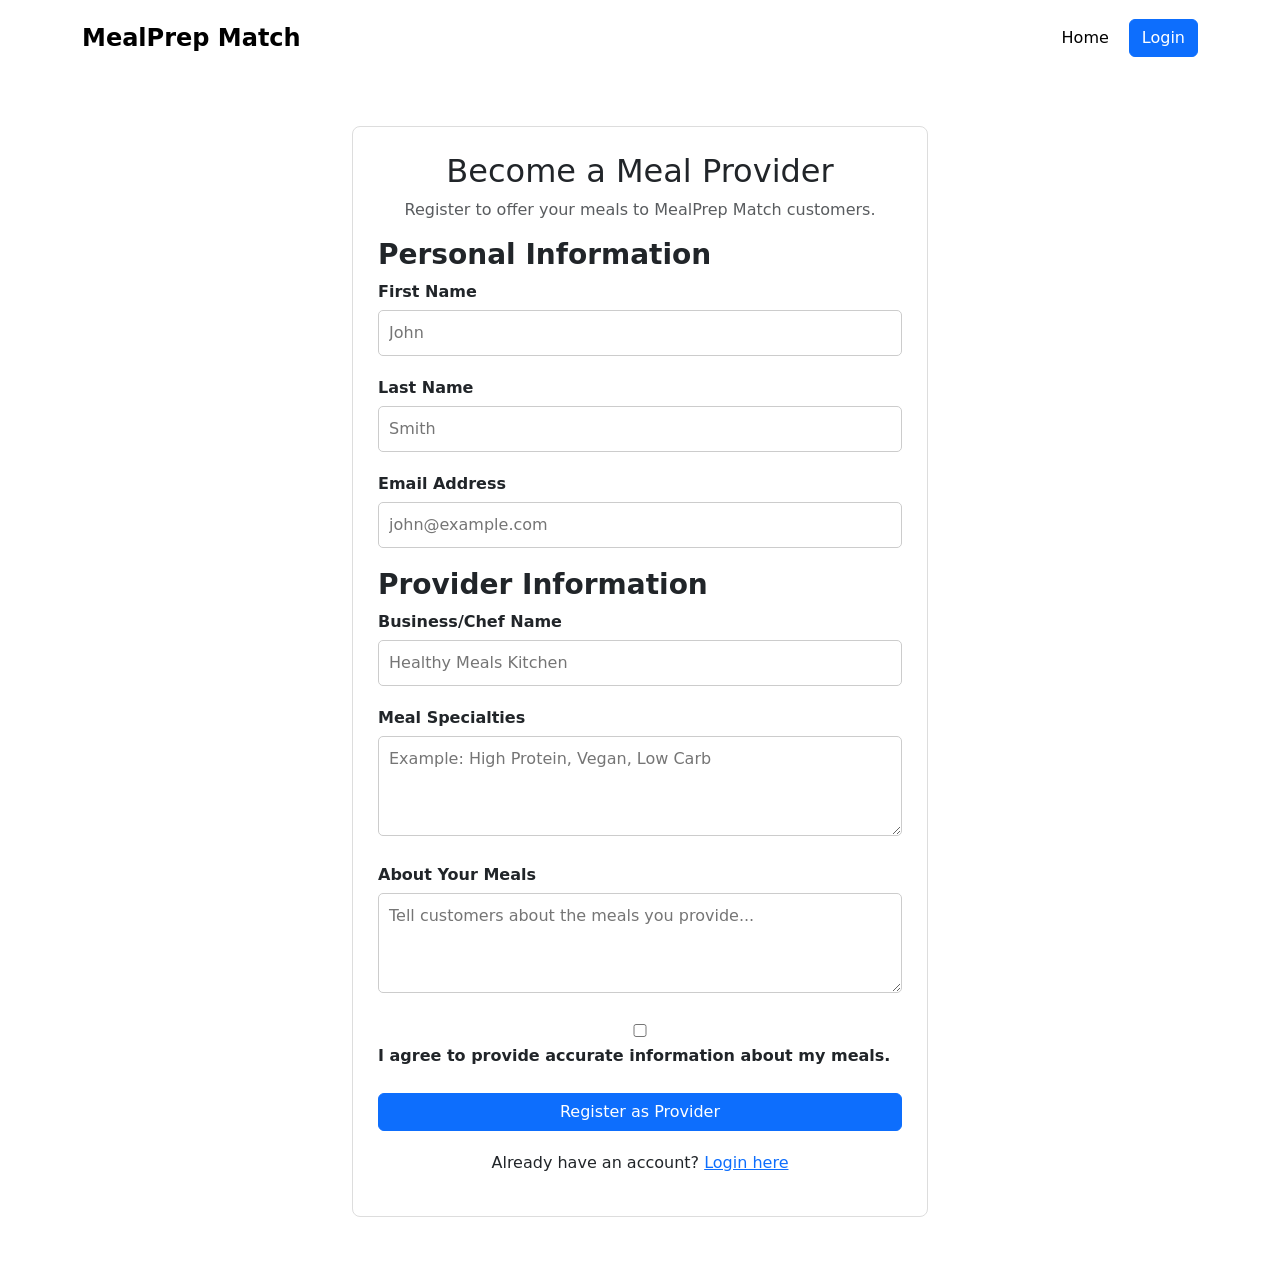
<file: high-fidelity-prototype/provider/register.html>
<!DOCTYPE html>
<html lang="en">

<head>

    <meta charset="UTF-8">
    <meta name="viewport" content="width=device-width, initial-scale=1.0">

    <link href="https://cdn.jsdelivr.net/npm/bootstrap@5.0.2/dist/css/bootstrap.min.css" rel="stylesheet">

    <link rel="stylesheet" href="../styles.css">

    <title>Provider Sign Up - MealPrep Match</title>

</head>

<body>

    <div class="container">

        <nav>

            <div class="navbar">
                <a href="../index.html" class="navbar-brand">
                    MealPrep Match
                </a>
                <ul class="nav-links">
                    <li>
                        <a href="../index.html">
                            Home
                        </a>
                    </li>
                    <li>
                        <a href="../login.html" class="btn btn-primary">
                            Login
                        </a>
                    </li>
                </ul>
            </div>

        </nav>

        <section class="section">

            <div class="container" style="max-width: 600px;">

                <div class="card">

                    <div class="card-body">
                        <h2 class="text-center">
                            Become a Meal Provider
                        </h2>
                        <p class="text-center text-muted">
                            Register to offer your meals to MealPrep Match customers.
                        </p>
                        <h3>
                            Personal Information
                        </h3>

                        <div class="form-group">
                            <label for="firstName">
                                First Name
                            </label>
                            <input type="text" id="firstName" placeholder="John" required>
                        </div>

                        <div class="form-group">
                            <label for="lastName">
                                Last Name
                            </label>
                            <input type="text" id="lastName" placeholder="Smith" required>
                        </div>

                        <div class="form-group">
                            <label for="email">
                                Email Address
                            </label>
                            <input type="email" id="email" placeholder="john@example.com" required>
                        </div>
                        <h3>
                            Provider Information
                        </h3>

                        <div class="form-group">
                            <label for="businessName">
                                Business/Chef Name
                            </label>
                            <input type="text" id="businessName" placeholder="Healthy Meals Kitchen" required>
                        </div>

                        <div class="form-group">
                            <label for="specialties">
                                Meal Specialties
                            </label>
                            <textarea id="specialties" placeholder="Example: High Protein, Vegan, Low Carb"
                                required></textarea>
                        </div>

                        <div class="form-group">
                            <label for="description">
                                About Your Meals
                            </label>
                            <textarea id="description" placeholder="Tell customers about the meals you provide..."
                                required></textarea>
                        </div>

                        <div class="form-group">
                            <label>
                                <input type="checkbox" required>
                                I agree to provide accurate information about my meals.
                            </label>
                        </div>

                        <a href="dashboard.html" class="btn btn-primary register-button">
                            Register as Provider
                        </a>

                        <p class="text-center login-text">
                            Already have an account?
                            <a href="../login.html">
                                Login here
                            </a>
                        </p>
                    </div>
                </div>
            </div>
        </section>
    </div>

</body>

</html>
</file>
<file: high-fidelity-prototype/styles.css>
/* =========================
   General
   ========================= */

body {
    background-color: white;
    margin: 0;
}


/* =========================
   Navigation
   ========================= */

.navbar {
    display: flex;
    justify-content: space-between;
    align-items: center;
    padding: 15px 0;
}

.navbar-brand {
    font-weight: bold;
    font-size: 24px;
    text-decoration: none;
    color: black;
}

.nav-links {
    display: flex;
    align-items: center;
    gap: 20px;
    list-style: none;
    margin: 0;
    padding: 0;
}

.nav-links a {
    text-decoration: none;
    color: black;
}

.nav-links .btn {
    color: white;
}


/* =========================
   Introduction
   ========================= */

.intro {
    background-color: black;
    padding: 80px 20px;
}

.intro h1 {
    font-size: 52px;
    color: white;
    font-weight: bold;
}

.intro p {
    font-size: 18px;
    color: gray;
    max-width: 650px;
    margin: 20px auto;
}


/* =========================
   Grid
   ========================= */

.grid {
    display: grid;
    gap: 30px;
}

.grid-3 {
    grid-template-columns: repeat(3, 1fr);
}


/* =========================
   Sections
   ========================= */

.section {
    padding: 50px 0;
}

.section-title {
    font-weight: bold;
    margin-bottom: 40px;
}


/* =========================
   Cards
   ========================= */

.card {
    border: 1px solid #ddd;
    border-radius: 8px;
    background-color: white;
    overflow: hidden;
}

.card-body {
    padding: 25px;
}

.card h3 {
    font-weight: bold;
}


/* =========================
   Registration Form
   ========================= */

.form-group {
    margin-bottom: 20px;
}

.form-group label {
    display: block;
    margin-bottom: 6px;
    font-weight: bold;
}

.form-group input,
.form-group textarea {
    width: 100%;
    padding: 10px;
    border: 1px solid #ccc;
    border-radius: 5px;
    box-sizing: border-box;
}

.form-group textarea {
    min-height: 100px;
}

.register-button {
    display: block;
    width: 100%;
    text-align: center;
    margin-top: 25px;
}

.login-text {
    margin-top: 20px;
}


/* =========================
   How It Works
   ========================= */

.step-number {
    width: 50px;
    height: 50px;
    border-radius: 50%;
    background-color: rgb(68, 68, 240);
    color: white;

    display: flex;
    align-items: center;
    justify-content: center;

    margin: 0 auto 20px;

    font-weight: bold;
    font-size: 20px;
}


/* =========================
   Bottom Section
   ========================= */

.bottom-section {
    padding: 60px 20px;
    background-color: white;
}


/* =========================
   Footer
   ========================= */

footer {
    text-align: center;
    padding: 20px;
    background-color: white;
}
</file>
<file: high-fidelity-prototype/Customer/styles.css>
/* =========================
   General
   ========================= */

body {
    background-color: white;
    margin: 0;
}


/* =========================
   Navigation
   ========================= */

.nav {
  background: white;
  box-shadow: var(--box-shadow);
  position: sticky;
  top: 0;
  z-index: 1000;
}

.navbar {
    display: flex;
    justify-content: space-between;
    align-items: center;
    padding: 15px 0;
}

.navbar-brand {
    font-weight: bold;
    font-size: 24px;
    text-decoration: none;
    color: black;
}

.nav-links {
    display: flex;
    align-items: center;
    gap: 20px;
    list-style: none;
    margin: 0;
    padding: 0;
}

.nav-links a {
    text-decoration: none;
    color: black;
}

.nav-links .btn {
    color: white;
}


/* =========================
   Introduction
   ========================= */

.intro {
    background-color: black;
    padding: 80px 20px;
}

.intro h1 {
    font-size: 52px;
    color: white;
    font-weight: bold;
}

.intro p {
    font-size: 18px;
    color: gray;
    max-width: 650px;
    margin: 20px auto;
}


/* =========================
   Grid
   ========================= */

.grid {
    display: grid;
    gap: 30px;
}

.grid-3 {
    grid-template-columns: repeat(3, 1fr);
}


/* =========================
   Sections
   ========================= */

.section {
    padding: 50px 0;
}

.section-title {
    font-weight: bold;
    margin-bottom: 40px;
}


/* =========================
   Cards
   ========================= */

.card {
    border: 1px solid #ddd;
    border-radius: 8px;
    background-color: white;
    overflow: hidden;
}

.card-body {
    padding: 25px;
}

.card h3 {
    font-weight: bold;
}


/* =========================
   Registration Form
   ========================= */

.form-group {
    margin-bottom: 20px;
}

.form-group label {
    display: block;
    margin-bottom: 6px;
    font-weight: bold;
}

.form-group input,
.form-group textarea {
    width: 100%;
    padding: 10px;
    border: 1px solid #ccc;
    border-radius: 5px;
    box-sizing: border-box;
}

.form-group textarea {
    min-height: 100px;
}

.register-button {
    display: block;
    width: 100%;
    text-align: center;
    margin-top: 25px;
}

.login-text {
    margin-top: 20px;
}


/* =========================
   How It Works
   ========================= */

.step-number {
    width: 50px;
    height: 50px;
    border-radius: 50%;
    background-color: rgb(68, 68, 240);
    color: white;

    display: flex;
    align-items: center;
    justify-content: center;

    margin: 0 auto 20px;

    font-weight: bold;
    font-size: 20px;
}


/* =========================
   Bottom Section
   ========================= */

.bottom-section {
    padding: 60px 20px;
    background-color: white;
}


/* =========================
   Footer
   ========================= */

footer {
    text-align: center;
    padding: 20px;
    background-color: white;
}
</file>
